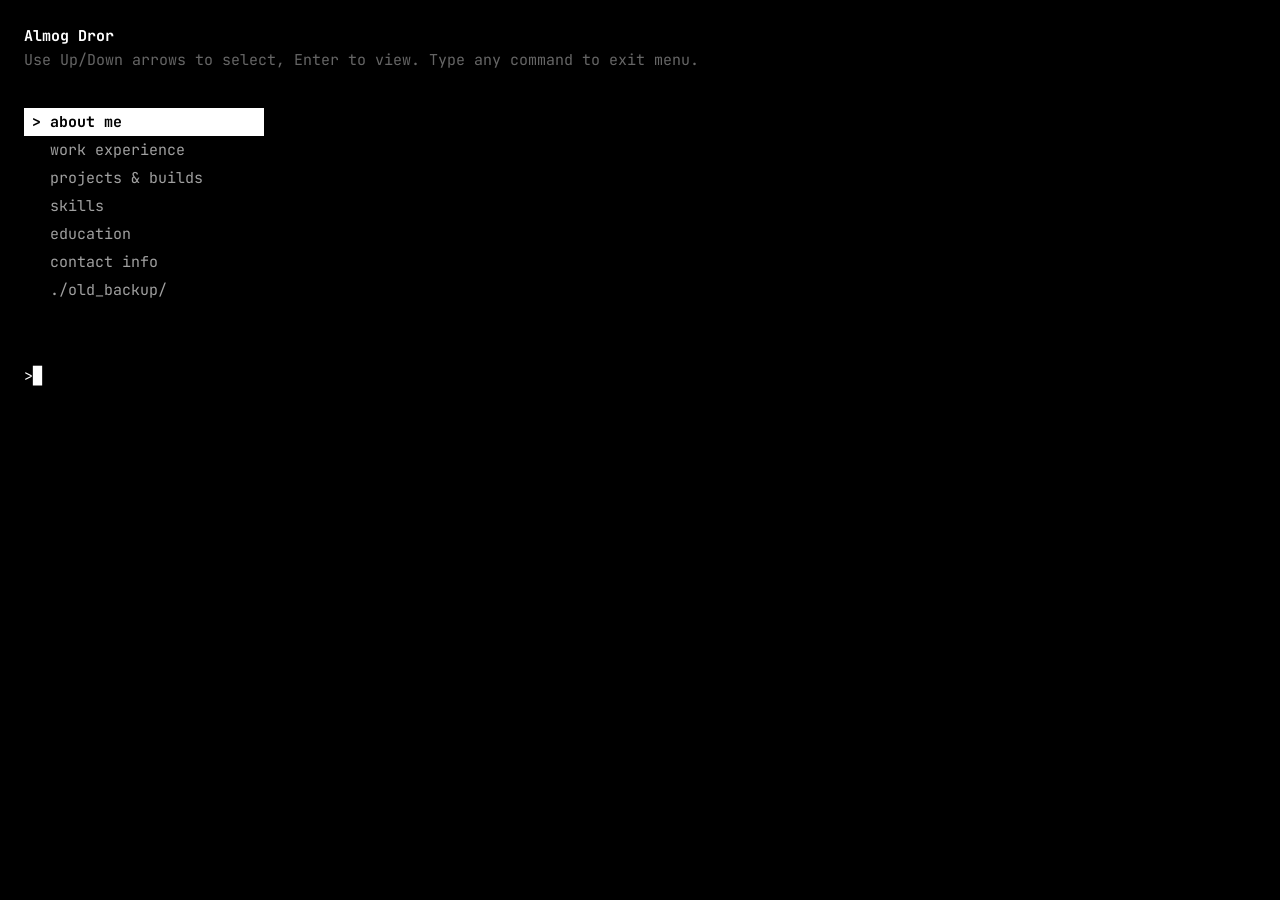
<file: index.html>
<!DOCTYPE html>
<html lang="en">
<head>
  <meta charset="UTF-8">
  <meta name="viewport" content="width=device-width, initial-scale=1.0">
  <title>Almog Dror</title>
  <link rel="preconnect" href="https://fonts.googleapis.com">
  <link href="https://fonts.googleapis.com/css2?family=JetBrains+Mono:wght@400;700&display=swap" rel="stylesheet">
  <link rel="stylesheet" href="css/terminal.css">
  <link rel="stylesheet" href="css/games.css">
</head>
<body>
  <div id="terminal">
    <div id="output"></div>
    <div id="input-line">
      <span id="prompt">&gt; </span>
      <span id="typed-input"></span><span id="cursor">█</span>
      <input type="text" id="cmd-input" autofocus autocomplete="off" autocorrect="off" autocapitalize="off" spellcheck="false">
    </div>
  </div>

  <div id="game-overlay">
    <div id="game-window">
      <div id="game-titlebar"><span id="game-title-text"></span><button id="game-quit-btn">[q] quit</button></div>
      <div id="game-infobar"></div>
      <div id="game-main-content">
        <canvas id="game-canvas"></canvas>
        <canvas id="tetris-next" style="display:none;"></canvas>
      </div>
      <div id="game-footer"></div>
    </div>
  </div>

  <script src="js/effects.js"></script>
  <script src="js/commands.js"></script>
  <script src="js/games/snake.js"></script>
  <script src="js/games/tetris.js"></script>
  <script src="js/games/minesweeper.js"></script>
  <script src="js/games.js"></script>
  <script src="js/terminal.js"></script>
</body>
</html>
</file>
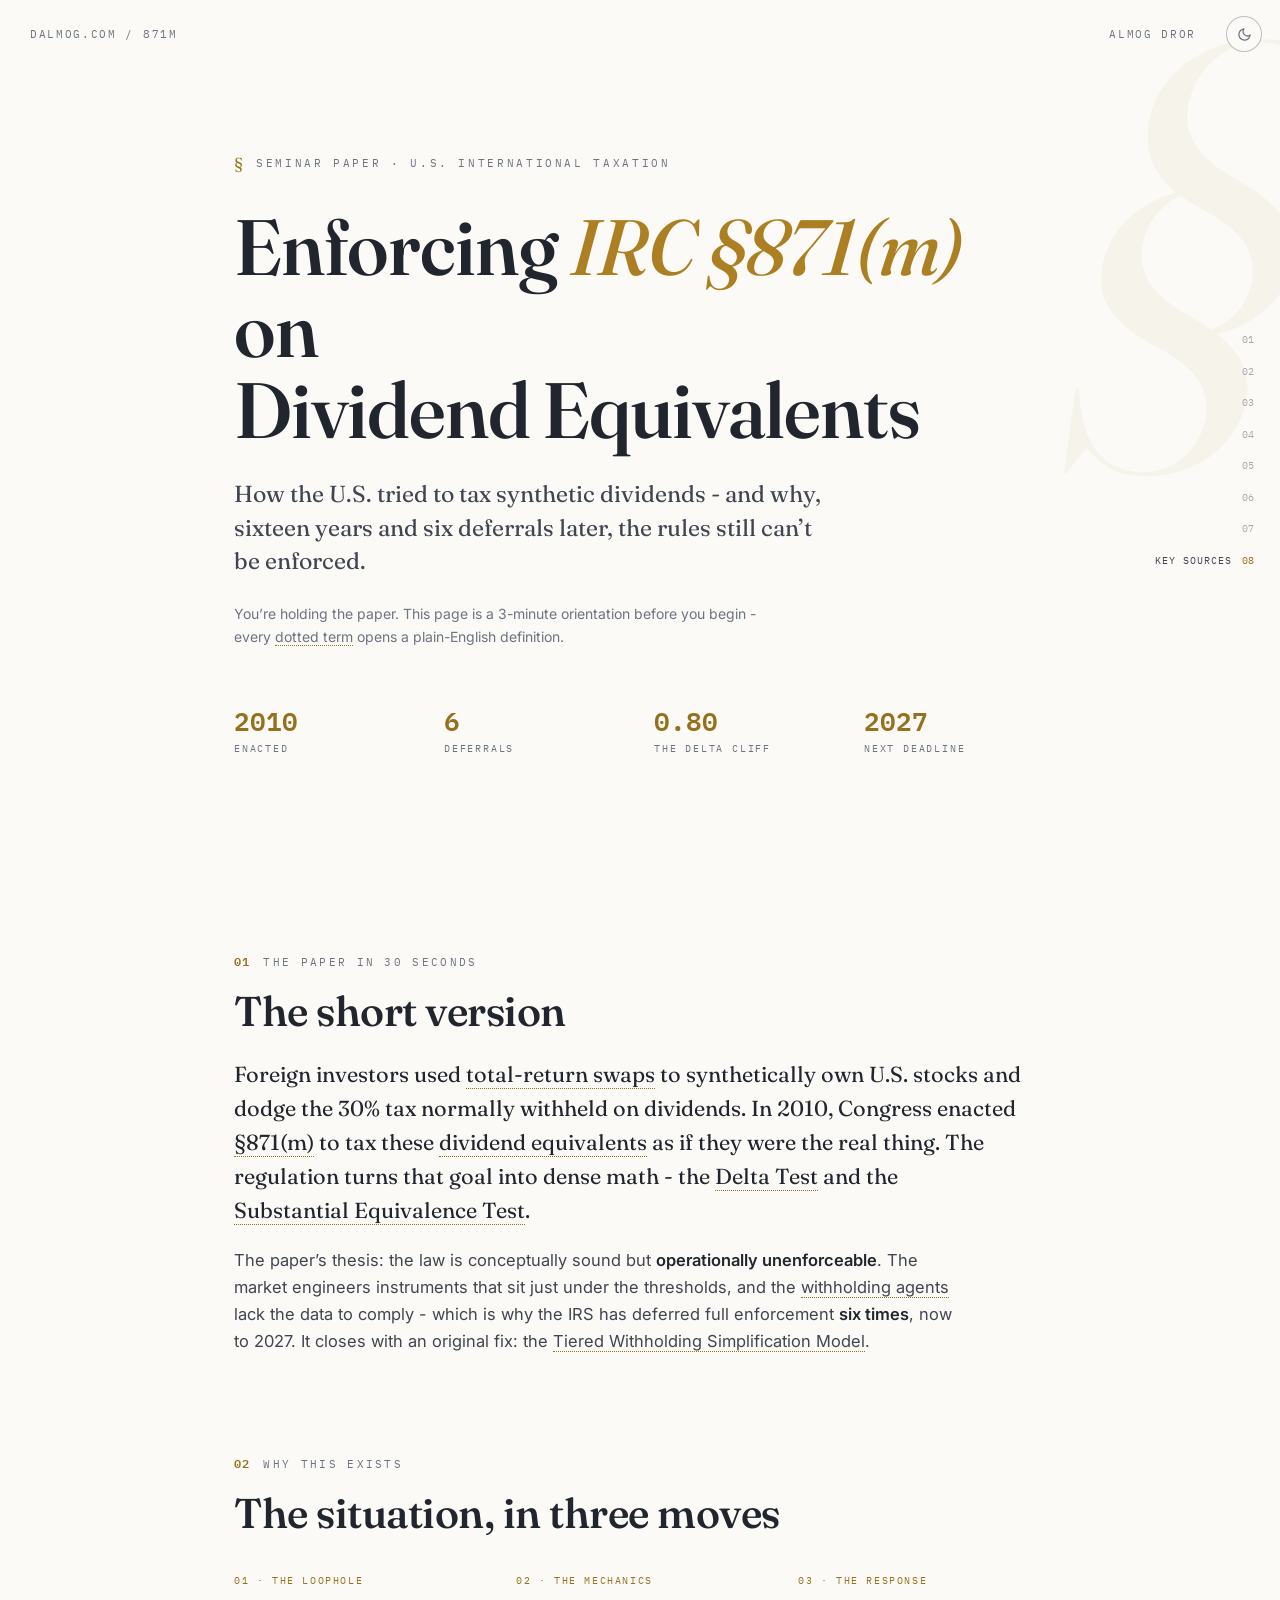
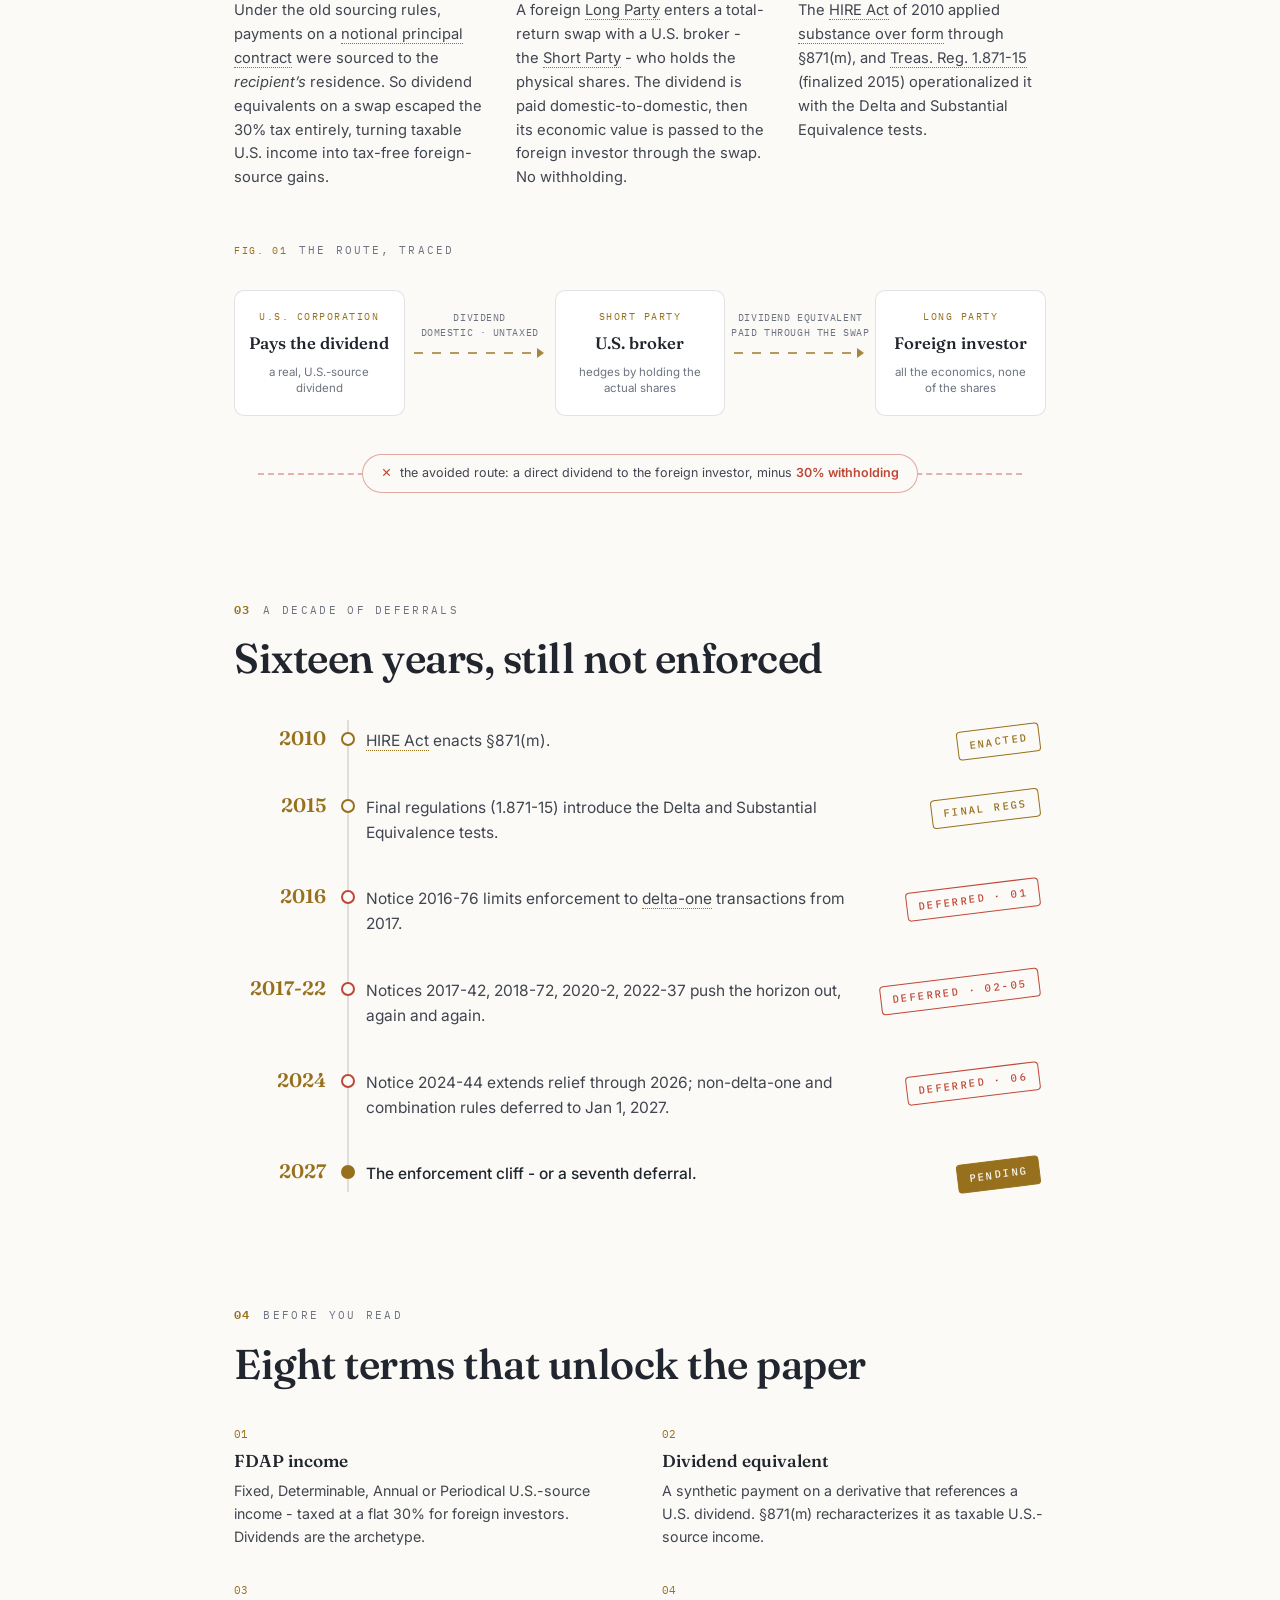
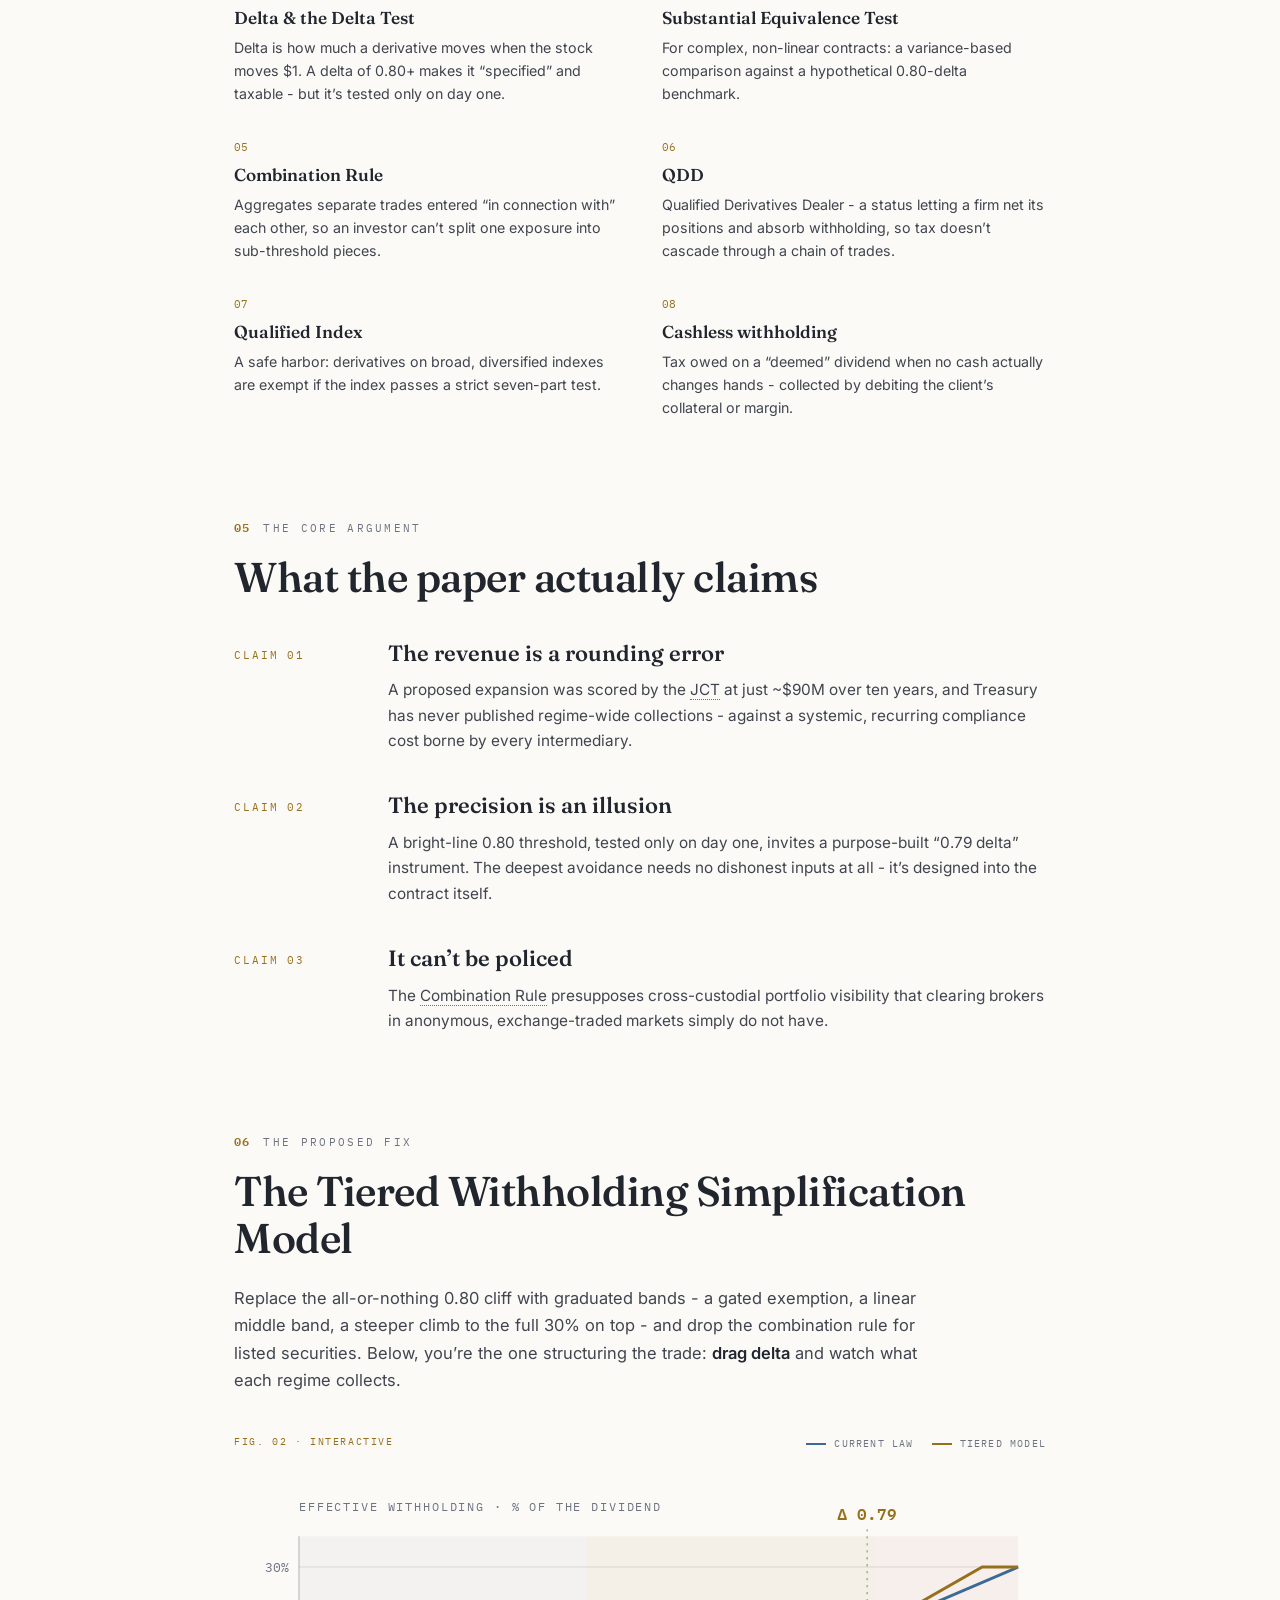
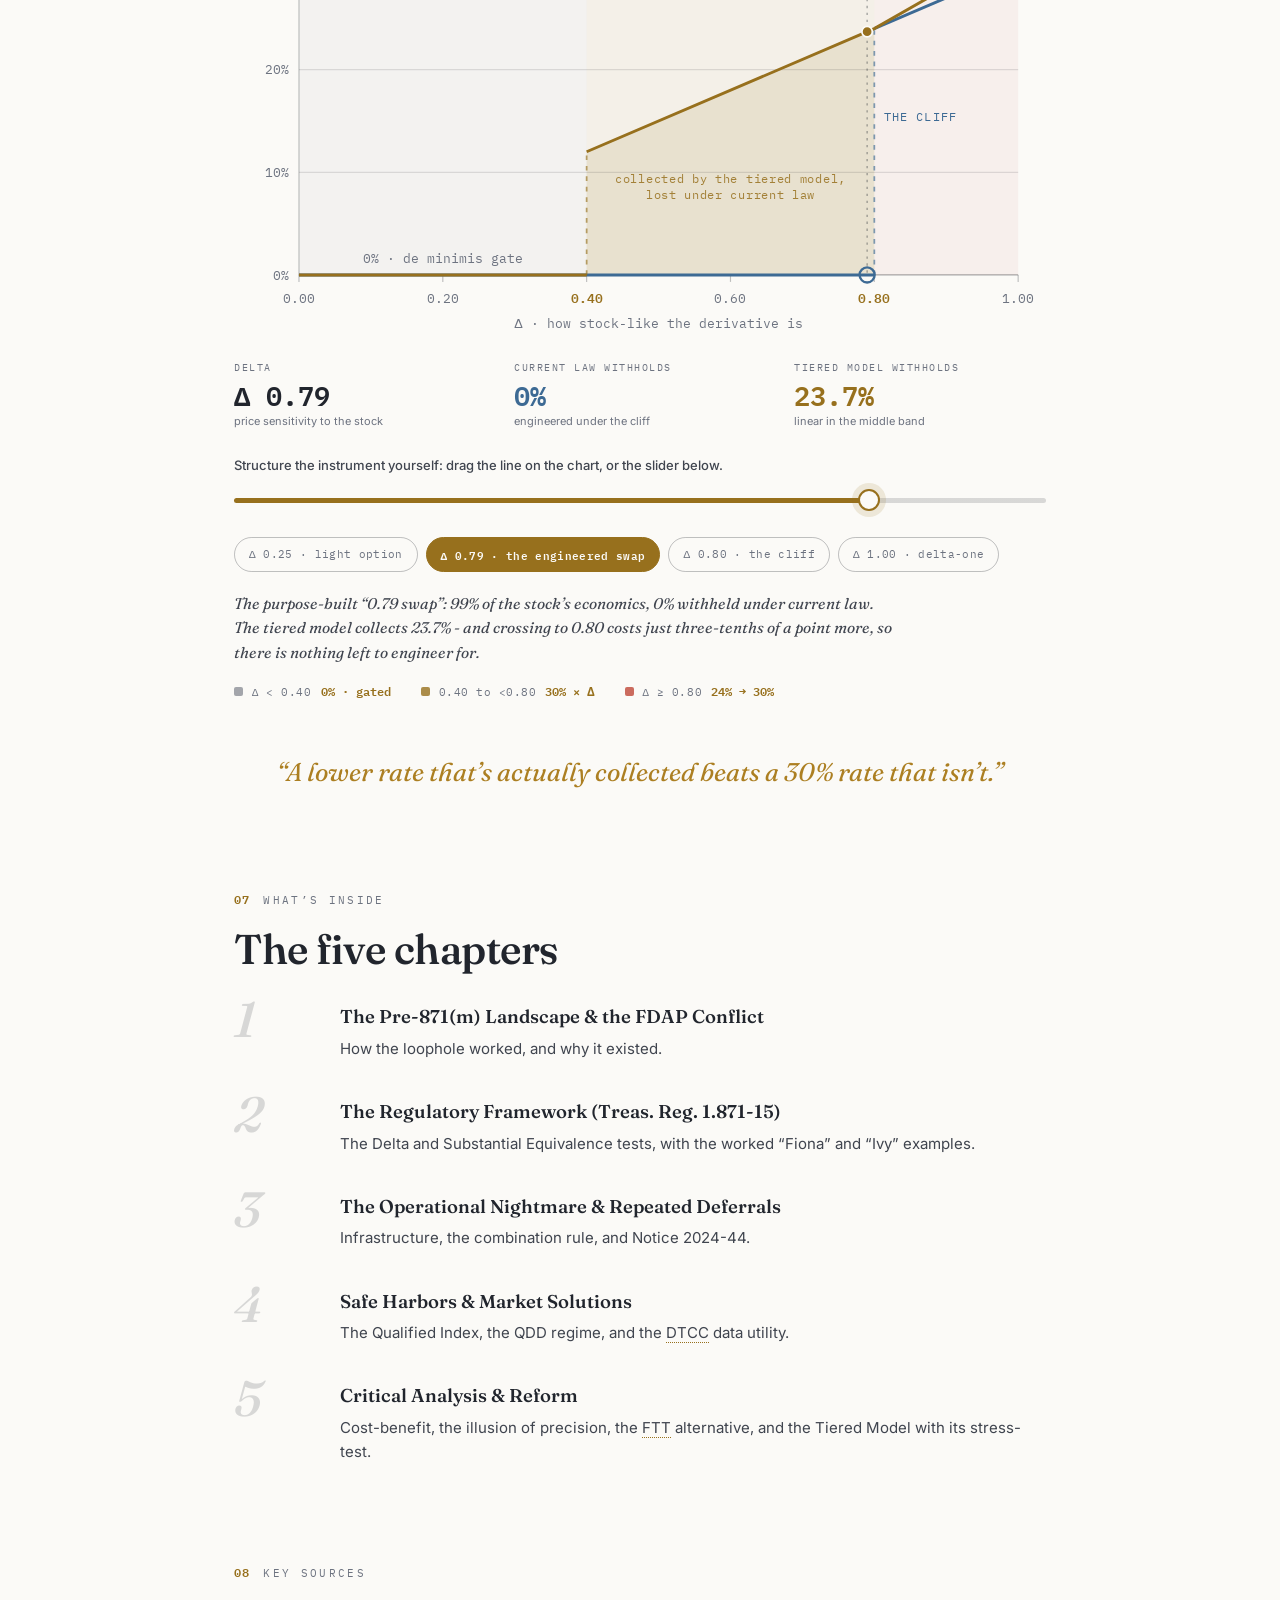
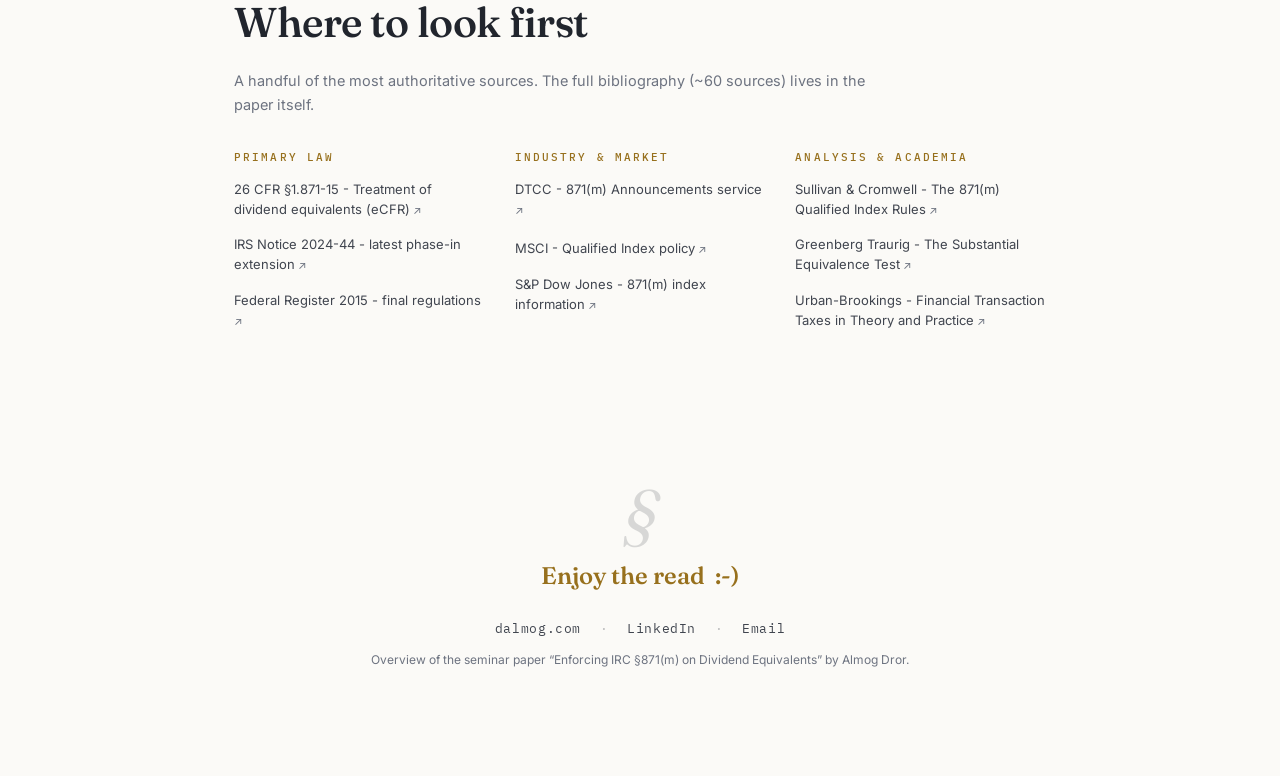
<file: 871m/index.html>
<!DOCTYPE html>
<html lang="en">
<head>
  <meta charset="UTF-8">
  <meta name="viewport" content="width=device-width, initial-scale=1.0">
  <title>IRC §871(m) on Dividend Equivalents - A 3-minute overview | Almog Dror</title>
  <meta name="description" content="A quick orientation to Almog Dror's seminar paper on enforcing IRC §871(m): how the U.S. tried to tax synthetic dividends, why the rules keep getting deferred, and the reform the paper proposes.">
  <meta name="author" content="Almog Dror">
  <meta name="robots" content="noindex, follow">

  <!-- Social / link preview -->
  <meta property="og:type" content="article">
  <meta property="og:title" content="Enforcing IRC §871(m) on Dividend Equivalents">
  <meta property="og:description" content="A 3-minute orientation before you read the paper: the loophole, the math, the decade of deferrals, and a proposed fix.">
  <meta property="og:url" content="https://dalmog.com/871m">
  <meta property="og:image" content="https://dalmog.com/871m/og-image.png">
  <meta name="twitter:card" content="summary_large_image">
  <meta name="twitter:title" content="Enforcing IRC §871(m) on Dividend Equivalents">
  <meta name="twitter:description" content="A 3-minute orientation before you read the paper.">
  <meta name="twitter:image" content="https://dalmog.com/871m/og-image.png">

  <link rel="icon" href="data:image/svg+xml,%3Csvg%20xmlns='http://www.w3.org/2000/svg'%20viewBox='0%200%2064%2064'%3E%3Crect%20width='64'%20height='64'%20rx='12'%20fill='%230A0E15'/%3E%3Ctext%20x='32'%20y='46'%20font-family='Georgia,serif'%20font-size='40'%20fill='%23D9A75E'%20text-anchor='middle'%3E%C2%A7%3C/text%3E%3C/svg%3E">

  <script>try{if(localStorage.getItem('871m-theme')==='dark'){document.documentElement.setAttribute('data-theme','dark')}}catch(e){}</script>

  <link rel="preconnect" href="https://fonts.googleapis.com">
  <link rel="preconnect" href="https://fonts.gstatic.com" crossorigin>
  <link href="https://fonts.googleapis.com/css2?family=Fraunces:ital,opsz,wght@0,9..144,400;0,9..144,500;0,9..144,600;1,9..144,400;1,9..144,500&family=Inter:wght@400;500;600&family=IBM+Plex+Mono:wght@400;500;600&display=swap" rel="stylesheet">
  <link rel="stylesheet" href="/871m/style.css?v=20260710c">
  <noscript>
    <style>
      .reveal { opacity: 1 !important; transform: none !important; }
      .model-chart, .model-panel, .model-controls, .model-verdict, .model-legend { display: none !important; }
      .timeline::before { transform: none !important; }
      .tl-stamp { opacity: 1 !important; }
    </style>
  </noscript>
</head>
<body>

  <div id="progress" aria-hidden="true"></div>

  <button id="theme-toggle" type="button" aria-label="Switch to dark theme">
    <svg class="icon-moon" width="15" height="15" viewBox="0 0 24 24" fill="none" stroke="currentColor" stroke-width="2" stroke-linecap="round" stroke-linejoin="round" aria-hidden="true"><path d="M21 12.79A9 9 0 1 1 11.21 3 7 7 0 0 0 21 12.79z"/></svg>
    <svg class="icon-sun" width="15" height="15" viewBox="0 0 24 24" fill="none" stroke="currentColor" stroke-width="2" stroke-linecap="round" stroke-linejoin="round" aria-hidden="true"><circle cx="12" cy="12" r="4"/><path d="M12 2v2M12 20v2M4.93 4.93l1.41 1.41M17.66 17.66l1.41 1.41M2 12h2M20 12h2M6.34 17.66l-1.41 1.41M19.07 4.93l-1.41 1.41"/></svg>
  </button>

  <nav class="rail" aria-label="Sections">
    <a href="#tldr"><span class="rail-num">01</span><span class="rail-label">The short version</span></a>
    <a href="#loophole"><span class="rail-num">02</span><span class="rail-label">The loophole</span></a>
    <a href="#deferrals"><span class="rail-num">03</span><span class="rail-label">A decade of deferrals</span></a>
    <a href="#concepts"><span class="rail-num">04</span><span class="rail-label">Eight terms</span></a>
    <a href="#argument"><span class="rail-num">05</span><span class="rail-label">The core argument</span></a>
    <a href="#fix"><span class="rail-num">06</span><span class="rail-label">The proposed fix</span></a>
    <a href="#chapters"><span class="rail-num">07</span><span class="rail-label">The five chapters</span></a>
    <a href="#sources"><span class="rail-num">08</span><span class="rail-label">Key sources</span></a>
  </nav>

  <!-- ============================ HERO ============================ -->
  <header class="hero" id="top">
    <div class="hero-frame" aria-hidden="true">
      <span>dalmog.com / 871m</span>
      <span>Almog Dror</span>
    </div>

    <div class="hero-inner">
      <p class="eyebrow"><span class="eyebrow-mark">§</span>Seminar paper · U.S. international taxation</p>
      <h1>Enforcing <span class="h1-accent">IRC&nbsp;§871(m)</span> on Dividend&nbsp;Equivalents</h1>
      <p class="hook">How the U.S. tried to tax synthetic dividends - and why, sixteen years and six deferrals later, the rules still can&rsquo;t be enforced.</p>
      <p class="orient">You&rsquo;re holding the paper. This page is a 3-minute orientation before you begin - every <span class="term" data-def="Exactly like this. Tap or hover any dotted term for a plain-English definition.">dotted term</span> opens a plain-English definition.</p>

      <div class="hero-stats" id="hero-stats">
        <div class="stat"><span class="stat-num" data-count="2010" data-from="1984">2010</span><span class="stat-label">enacted</span></div>
        <div class="stat"><span class="stat-num" data-count="6">6</span><span class="stat-label">deferrals</span></div>
        <div class="stat"><span class="stat-num" data-count="0.80" data-decimals="2">0.80</span><span class="stat-label">the delta cliff</span></div>
        <div class="stat"><span class="stat-num" data-count="2027" data-from="2001">2027</span><span class="stat-label">next deadline</span></div>
      </div>
    </div>
  </header>

  <main>

    <!-- ============================ 01 TL;DR ============================ -->
    <section class="sec reveal" id="tldr" aria-labelledby="tldr-h">
      <div class="sec-head">
        <span class="sec-num">01</span>
        <span class="sec-label">The paper in 30 seconds</span>      </div>
      <h2 id="tldr-h">The short version</h2>
      <p class="lead">
        Foreign investors used <span class="term" data-def="A contract where one side gets all the economic return of a stock - its price moves and its dividends - without ever owning the shares.">total-return swaps</span> to synthetically own U.S. stocks and dodge the 30% tax normally withheld on dividends. In 2010, Congress enacted <span class="term" data-def="The 2010 U.S. tax provision that treats a derivative's 'dividend-equivalent' payments as if they were real U.S. dividends.">§871(m)</span> to tax these <span class="term" data-def="A payment on a derivative that mirrors a U.S. dividend. §871(m) recharacterizes it as taxable U.S.-source income.">dividend equivalents</span> as if they were the real thing. The regulation turns that goal into dense math - the <span class="term" data-def="Checks a derivative's delta (price sensitivity to the stock). A delta of 0.80 or higher means it's treated like owning the stock, and is taxed.">Delta&nbsp;Test</span> and the <span class="term" data-def="A variance-based test for complex, non-linear derivatives, comparing them against a hypothetical 0.80-delta contract.">Substantial&nbsp;Equivalence&nbsp;Test</span>.
      </p>
      <p>
        The paper&rsquo;s thesis: the law is conceptually sound but <strong>operationally unenforceable</strong>. The market engineers instruments that sit just under the thresholds, and the <span class="term" data-def="The banks and brokers legally responsible for deducting the tax before paying the investor.">withholding agents</span> lack the data to comply - which is why the IRS has deferred full enforcement <strong>six times</strong>, now to 2027. It closes with an original fix: the <span class="term" data-def="The paper's proposed solution - graduated tax bands based on delta, instead of an all-or-nothing 0.80 cliff.">Tiered&nbsp;Withholding&nbsp;Simplification&nbsp;Model</span>.
      </p>
    </section>

    <!-- ============================ 02 LOOPHOLE ============================ -->
    <section class="sec reveal" id="loophole" aria-labelledby="loophole-h">
      <div class="sec-head">
        <span class="sec-num">02</span>
        <span class="sec-label">Why this exists</span>      </div>
      <h2 id="loophole-h">The situation, in three moves</h2>

      <div class="moves stagger">
        <div class="move">
          <span class="move-tag">01 · The loophole</span>
          <p>Under the old sourcing rules, payments on a <span class="term" data-def="A category of derivative - such as an equity swap - whose payments are calculated on a notional amount rather than by owning the asset.">notional principal contract</span> were sourced to the <em>recipient&rsquo;s</em> residence. So dividend equivalents on a swap escaped the 30% tax entirely, turning taxable U.S. income into tax-free foreign-source gains.</p>
        </div>
        <div class="move">
          <span class="move-tag">02 · The mechanics</span>
          <p>A foreign <span class="term" data-def="The investor who receives the derivative's upside and any dividend-equivalent payments.">Long&nbsp;Party</span> enters a total-return swap with a U.S. broker - the <span class="term" data-def="The bank or broker on the other side, who makes the payments and typically hedges by holding the actual shares.">Short&nbsp;Party</span> - who holds the physical shares. The dividend is paid domestic-to-domestic, then its economic value is passed to the foreign investor through the swap. No withholding.</p>
        </div>
        <div class="move">
          <span class="move-tag">03 · The response</span>
          <p>The <span class="term" data-def="The Hiring Incentives to Restore Employment Act of 2010, which enacted §871(m).">HIRE&nbsp;Act</span> of 2010 applied <span class="term" data-def="A tax doctrine: what a deal actually does economically matters more than how it is labeled.">substance over form</span> through §871(m), and <span class="term" data-def="The 2015 Treasury regulation that spells out, in detail, how §871(m) actually works.">Treas.&nbsp;Reg.&nbsp;1.871-15</span> (finalized 2015) operationalized it with the Delta and Substantial Equivalence tests.</p>
        </div>
      </div>

      <figure class="swap reveal" id="swap" aria-label="Diagram: the dividend travels from a U.S. corporation to a U.S. broker, then on to the foreign investor through a swap, avoiding the direct route where 30% would be withheld.">
        <figcaption class="swap-cap"><span class="mono-tag">fig. 01</span> the route, traced</figcaption>
        <div class="swap-route">
          <div class="swap-node">
            <span class="sn-tag">U.S. corporation</span>
            <span class="sn-name">Pays the dividend</span>
            <span class="sn-sub">a real, U.S.-source dividend</span>
          </div>
          <div class="swap-flow" aria-hidden="true">
            <span class="sf-label">dividend<br>domestic · untaxed</span>
          </div>
          <div class="swap-node">
            <span class="sn-tag">Short Party</span>
            <span class="sn-name">U.S. broker</span>
            <span class="sn-sub">hedges by holding the actual shares</span>
          </div>
          <div class="swap-flow" aria-hidden="true">
            <span class="sf-label">dividend equivalent<br>paid through the swap</span>
          </div>
          <div class="swap-node">
            <span class="sn-tag">Long Party</span>
            <span class="sn-name">Foreign investor</span>
            <span class="sn-sub">all the economics, none of the shares</span>
          </div>
        </div>
        <div class="swap-blocked">
          <span class="sb-chip"><span class="sb-x">✕</span> the avoided route: a direct dividend to the foreign investor, minus <strong>30% withholding</strong></span>
        </div>
      </figure>
    </section>

    <!-- ============================ 03 TIMELINE ============================ -->
    <section class="sec" id="deferrals" aria-labelledby="deferrals-h">
      <div class="sec-head reveal">
        <span class="sec-num">03</span>
        <span class="sec-label">A decade of deferrals</span>      </div>
      <h2 class="reveal" id="deferrals-h">Sixteen years, still not enforced</h2>

      <ol class="timeline" id="timeline">
        <li class="tl-item reveal">
          <span class="tl-year">2010</span>
          <span class="tl-body"><span class="term" data-def="The Hiring Incentives to Restore Employment Act of 2010.">HIRE&nbsp;Act</span> enacts §871(m).</span>
          <span class="tl-stamp tl-stamp--gold">Enacted</span>
        </li>
        <li class="tl-item reveal">
          <span class="tl-year">2015</span>
          <span class="tl-body">Final regulations (1.871-15) introduce the Delta and Substantial Equivalence tests.</span>
          <span class="tl-stamp tl-stamp--gold">Final regs</span>
        </li>
        <li class="tl-item tl-defer reveal">
          <span class="tl-year">2016</span>
          <span class="tl-body">Notice 2016-76 limits enforcement to <span class="term" data-def="A derivative that moves one-for-one with the stock (delta = 1.0) - the most stock-like, and the only type currently enforced.">delta-one</span> transactions from 2017.</span>
          <span class="tl-stamp">Deferred · 01</span>
        </li>
        <li class="tl-item tl-defer reveal">
          <span class="tl-year">2017-22</span>
          <span class="tl-body">Notices 2017-42, 2018-72, 2020-2, 2022-37 push the horizon out, again and again.</span>
          <span class="tl-stamp">Deferred · 02-05</span>
        </li>
        <li class="tl-item tl-defer reveal">
          <span class="tl-year">2024</span>
          <span class="tl-body">Notice 2024-44 extends relief through 2026; non-delta-one and combination rules deferred to Jan&nbsp;1,&nbsp;2027.</span>
          <span class="tl-stamp">Deferred · 06</span>
        </li>
        <li class="tl-item tl-cliff reveal">
          <span class="tl-year">2027</span>
          <span class="tl-body">The enforcement cliff - or a seventh deferral.</span>
          <span class="tl-stamp tl-stamp--cliff">Pending</span>
        </li>
      </ol>
    </section>

    <!-- ============================ 04 CONCEPTS ============================ -->
    <section class="sec" id="concepts" aria-labelledby="concepts-h">
      <div class="sec-head reveal">
        <span class="sec-num">04</span>
        <span class="sec-label">Before you read</span>      </div>
      <h2 class="reveal" id="concepts-h">Eight terms that unlock the paper</h2>

      <div class="cards stagger">
        <div class="card"><span class="card-idx">01</span><h3>FDAP income</h3><p>Fixed, Determinable, Annual or Periodical U.S.-source income - taxed at a flat 30% for foreign investors. Dividends are the archetype.</p></div>
        <div class="card"><span class="card-idx">02</span><h3>Dividend equivalent</h3><p>A synthetic payment on a derivative that references a U.S. dividend. §871(m) recharacterizes it as taxable U.S.-source income.</p></div>
        <div class="card"><span class="card-idx">03</span><h3>Delta &amp; the Delta Test</h3><p>Delta is how much a derivative moves when the stock moves $1. A delta of 0.80+ makes it &ldquo;specified&rdquo; and taxable - but it&rsquo;s tested only on day one.</p></div>
        <div class="card"><span class="card-idx">04</span><h3>Substantial Equivalence Test</h3><p>For complex, non-linear contracts: a variance-based comparison against a hypothetical 0.80-delta benchmark.</p></div>
        <div class="card"><span class="card-idx">05</span><h3>Combination Rule</h3><p>Aggregates separate trades entered &ldquo;in connection with&rdquo; each other, so an investor can&rsquo;t split one exposure into sub-threshold pieces.</p></div>
        <div class="card"><span class="card-idx">06</span><h3>QDD</h3><p>Qualified Derivatives Dealer - a status letting a firm net its positions and absorb withholding, so tax doesn&rsquo;t cascade through a chain of trades.</p></div>
        <div class="card"><span class="card-idx">07</span><h3>Qualified Index</h3><p>A safe harbor: derivatives on broad, diversified indexes are exempt if the index passes a strict seven-part test.</p></div>
        <div class="card"><span class="card-idx">08</span><h3>Cashless withholding</h3><p>Tax owed on a &ldquo;deemed&rdquo; dividend when no cash actually changes hands - collected by debiting the client&rsquo;s collateral or margin.</p></div>
      </div>
    </section>

    <!-- ============================ 05 ARGUMENT ============================ -->
    <section class="sec" id="argument" aria-labelledby="argument-h">
      <div class="sec-head reveal">
        <span class="sec-num">05</span>
        <span class="sec-label">The core argument</span>      </div>
      <h2 class="reveal" id="argument-h">What the paper actually claims</h2>

      <div class="claims stagger">
        <div class="claim">
          <span class="claim-idx">Claim 01</span>
          <div class="claim-body">
            <h3>The revenue is a rounding error</h3>
            <p>A proposed expansion was scored by the <span class="term" data-def="Joint Committee on Taxation - Congress's nonpartisan tax scorekeeper.">JCT</span> at just ~$90M over ten years, and Treasury has never published regime-wide collections - against a systemic, recurring compliance cost borne by every intermediary.</p>
          </div>
        </div>
        <div class="claim">
          <span class="claim-idx">Claim 02</span>
          <div class="claim-body">
            <h3>The precision is an illusion</h3>
            <p>A bright-line 0.80 threshold, tested only on day one, invites a purpose-built &ldquo;0.79 delta&rdquo; instrument. The deepest avoidance needs no dishonest inputs at all - it&rsquo;s designed into the contract itself.</p>
          </div>
        </div>
        <div class="claim">
          <span class="claim-idx">Claim 03</span>
          <div class="claim-body">
            <h3>It can&rsquo;t be policed</h3>
            <p>The <span class="term" data-def="Aggregates separate trades entered 'in connection with' each other so investors can't split one exposure into sub-threshold pieces.">Combination Rule</span> presupposes cross-custodial portfolio visibility that clearing brokers in anonymous, exchange-traded markets simply do not have.</p>
          </div>
        </div>
      </div>
    </section>

    <!-- ============================ 06 THE FIX ============================ -->
    <section class="sec" id="fix" aria-labelledby="fix-h">
      <div class="sec-head reveal">
        <span class="sec-num">06</span>
        <span class="sec-label">The proposed fix</span>      </div>
      <h2 class="reveal" id="fix-h">The Tiered Withholding Simplification Model</h2>
      <p class="reveal">Replace the all-or-nothing 0.80 cliff with graduated bands - a gated exemption, a linear middle band, a steeper climb to the full 30% on top - and drop the combination rule for listed securities. Below, you&rsquo;re the one structuring the trade: <strong>drag delta</strong> and watch what each regime collects.</p>

      <div class="model reveal" id="model">
        <div class="model-head">
          <span class="mono-tag mono-tag--gold">fig. 02 · interactive</span>
          <div class="model-legend" aria-hidden="true">
            <span class="lg lg--law"><i></i>current law</span>
            <span class="lg lg--tier"><i></i>tiered model</span>
          </div>
        </div>

        <div class="model-grid">
          <div class="model-chart" id="model-chart" aria-hidden="true"></div>

          <div class="model-panel">
            <div class="readout readout--delta">
              <span class="ro-label">delta</span>
              <span class="ro-value"><span aria-hidden="true">Δ&nbsp;</span><span id="ro-delta">0.79</span></span>
              <span class="ro-sub">price sensitivity to the stock</span>
            </div>
            <div class="readout readout--law">
              <span class="ro-label">current law withholds</span>
              <span class="ro-value" id="ro-law">0%</span>
              <span class="ro-sub" id="ro-law-sub">tested once, on day one</span>
            </div>
            <div class="readout readout--tier">
              <span class="ro-label">tiered model withholds</span>
              <span class="ro-value" id="ro-tier">23.7%</span>
              <span class="ro-sub">linear in the middle band</span>
            </div>
          </div>
        </div>

        <div class="model-controls">
          <label class="slider-label" for="delta-slider">Structure the instrument yourself: drag the line on the chart, or the slider below.</label>
          <input type="range" id="delta-slider" min="0" max="100" step="1" value="79" aria-label="Delta of the derivative, from 0.00 to 1.00">
          <div class="model-presets" role="group" aria-label="Example instruments">
            <button type="button" data-delta="25">Δ 0.25 · light option</button>
            <button type="button" data-delta="79" class="active">Δ 0.79 · the engineered swap</button>
            <button type="button" data-delta="80">Δ 0.80 · the cliff</button>
            <button type="button" data-delta="100">Δ 1.00 · delta-one</button>
          </div>
        </div>

        <p class="model-verdict" id="model-verdict" aria-live="polite"></p>

        <div class="bands" aria-label="The three bands of the tiered model">
          <div class="band"><span class="band-delta">Δ &lt; 0.40</span><span class="band-rate">0% · gated</span></div>
          <div class="band"><span class="band-delta">0.40 to &lt;0.80</span><span class="band-rate">30% × Δ</span></div>
          <div class="band"><span class="band-delta">Δ ≥ 0.80</span><span class="band-rate">24% → 30%</span></div>
        </div>
      </div>

      <p class="kicker reveal">&ldquo;A lower rate that&rsquo;s actually collected beats a 30% rate that isn&rsquo;t.&rdquo;</p>
    </section>

    <!-- ============================ 07 CHAPTERS ============================ -->
    <section class="sec" id="chapters" aria-labelledby="chapters-h">
      <div class="sec-head reveal">
        <span class="sec-num">07</span>
        <span class="sec-label">What&rsquo;s inside</span>      </div>
      <h2 class="reveal" id="chapters-h">The five chapters</h2>

      <ol class="chapters stagger">
        <li>
          <span class="ch-num">1</span>
          <span class="ch-body"><strong>The Pre-871(m) Landscape &amp; the FDAP Conflict</strong>How the loophole worked, and why it existed.</span>
        </li>
        <li>
          <span class="ch-num">2</span>
          <span class="ch-body"><strong>The Regulatory Framework (Treas. Reg. 1.871-15)</strong>The Delta and Substantial Equivalence tests, with the worked &ldquo;Fiona&rdquo; and &ldquo;Ivy&rdquo; examples.</span>
        </li>
        <li>
          <span class="ch-num">3</span>
          <span class="ch-body"><strong>The Operational Nightmare &amp; Repeated Deferrals</strong>Infrastructure, the combination rule, and Notice 2024-44.</span>
        </li>
        <li>
          <span class="ch-num">4</span>
          <span class="ch-body"><strong>Safe Harbors &amp; Market Solutions</strong>The Qualified Index, the QDD regime, and the <span class="term" data-def="Depository Trust &amp; Clearing Corporation - the core post-trade plumbing for U.S. securities; it built a utility to standardize 871(m) data.">DTCC</span> data utility.</span>
        </li>
        <li>
          <span class="ch-num">5</span>
          <span class="ch-body"><strong>Critical Analysis &amp; Reform</strong>Cost-benefit, the illusion of precision, the <span class="term" data-def="Financial Transaction Tax - a tiny levy on every trade, floated as a simpler alternative.">FTT</span> alternative, and the Tiered Model with its stress-test.</span>
        </li>
      </ol>
    </section>

    <!-- ============================ 08 SOURCES ============================ -->
    <section class="sec" id="sources" aria-labelledby="sources-h">
      <div class="sec-head reveal">
        <span class="sec-num">08</span>
        <span class="sec-label">Key sources</span>      </div>
      <h2 class="reveal" id="sources-h">Where to look first</h2>
      <p class="sources-intro reveal">A handful of the most authoritative sources. The full bibliography (~60 sources) lives in the paper itself.</p>

      <div class="source-grid stagger">
        <div class="source-group">
          <h3>Primary law</h3>
          <ul>
            <li><a href="https://www.ecfr.gov/current/title-26/chapter-I/subchapter-A/part-1/subject-group-ECFR13be67b7d68fc09/section-1.871-15" target="_blank" rel="noopener">26 CFR §1.871-15 - Treatment of dividend equivalents (eCFR)</a></li>
            <li><a href="https://www.irs.gov/pub/irs-drop/n-24-44.pdf" target="_blank" rel="noopener">IRS Notice 2024-44 - latest phase-in extension</a></li>
            <li><a href="https://www.federalregister.gov/documents/2015/09/18/2015-21759/dividend-equivalents-from-sources-within-the-united-states" target="_blank" rel="noopener">Federal Register 2015 - final regulations</a></li>
          </ul>
        </div>
        <div class="source-group">
          <h3>Industry &amp; market</h3>
          <ul>
            <li><a href="https://www.dtcc.com/asset-services/global-tax-services/871m-announcements" target="_blank" rel="noopener">DTCC - 871(m) Announcements service</a></li>
            <li><a href="https://www.msci.com/downloads/web/msci-com/indexes/index-resources/additional-regulations/IRS-871M.pdf" target="_blank" rel="noopener">MSCI - Qualified Index policy</a></li>
            <li><a href="https://www.spglobal.com/spdji/en/documents/additional-material/sp-section-871m-index-information-equity-indices.pdf" target="_blank" rel="noopener">S&amp;P Dow Jones - 871(m) index information</a></li>
          </ul>
        </div>
        <div class="source-group">
          <h3>Analysis &amp; academia</h3>
          <ul>
            <li><a href="https://www.sullcrom.com/SullivanCromwell/_Assets/PDFs/General/Publication-Hochberg-The-Tax-Lawyer-2018.pdf" target="_blank" rel="noopener">Sullivan &amp; Cromwell - The 871(m) Qualified Index Rules</a></li>
            <li><a href="https://www.gtlaw.com/-/media/files/insights/published-articles/024204_journal-of-taxation-of-financial-products-john-kaufmann.pdf" target="_blank" rel="noopener">Greenberg Traurig - The Substantial Equivalence Test</a></li>
            <li><a href="https://www.urban.org/sites/default/files/publication/78181/2000634-financial-transaction-taxes-in-theory-and-practice.pdf" target="_blank" rel="noopener">Urban-Brookings - Financial Transaction Taxes in Theory and Practice</a></li>
          </ul>
        </div>
      </div>
    </section>

    <!-- ============================ FOOTER ============================ -->
    <footer class="reveal">
      <p class="footer-mark" aria-hidden="true">§</p>
      <p class="footer-cta">Enjoy the read&nbsp;&nbsp;:-)</p>
      <p class="footer-links">
        <a href="https://dalmog.com" target="_blank" rel="noopener">dalmog.com</a>
        <span class="sep">·</span>
        <a href="https://www.linkedin.com/in/almogdror/" target="_blank" rel="noopener">LinkedIn</a>
        <span class="sep">·</span>
        <a href="mailto:dalmog123@gmail.com">Email</a>
      </p>
      <p class="footer-fine">Overview of the seminar paper &ldquo;Enforcing IRC §871(m) on Dividend Equivalents&rdquo; by Almog Dror.</p>
    </footer>

  </main>

  <!-- Tooltip popover element (single, reused) -->
  <div id="tip" role="tooltip" aria-hidden="true"></div>

  <script src="/871m/script.js?v=20260710e"></script>
</body>
</html>
</file>
<file: css/terminal.css>
/* ============================================================
   DEAD SIMPLE TERMINAL
   Pure #000000 black background, white text, blinking block cursor.
   ============================================================ */

@import url('https://fonts.googleapis.com/css2?family=JetBrains+Mono:wght@400;700&display=swap');

* {
  box-sizing: border-box;
  margin: 0;
  padding: 0;
}

html, body {
  width: 100%;
  height: 100%;
  background-color: #000000;
  color: #e0e0e0;
  font-family: 'JetBrains Mono', 'Consolas', 'Courier New', monospace;
  font-size: 15px;
  line-height: 1.6;
  overflow: hidden;
}

#terminal {
  width: 100%;
  height: 100%;
  padding: 24px;
  overflow-y: auto;
  outline: none;
}

#terminal::-webkit-scrollbar { width: 6px; }
#terminal::-webkit-scrollbar-track { background: #000000; }
#terminal::-webkit-scrollbar-thumb { background: #222222; }

#output {
  white-space: pre-wrap;
  word-break: break-word;
}

/* Minimalist TUI Menu Navigation */
.menu-container {
  margin: 12px 0 20px 0;
}

.menu-item {
  display: inline-block;
  min-width: 240px;
  padding: 2px 8px;
  cursor: pointer;
  color: #a0a0a0;
  user-select: none;
  border-radius: 0;
  transition: none;
}

/* Classic CLI inverse selection highlight */
.menu-item.selected,
.menu-item:hover {
  background-color: #ffffff;
  color: #000000;
  font-weight: 700;
}

/* Text elements */
.bold { font-weight: 700; color: #ffffff; }
.dim { color: #666666; }
.white { color: #ffffff; }

/* Input line */
#input-line {
  display: flex;
  align-items: center;
  margin-top: 8px;
}

#prompt {
  color: #ffffff;
  white-space: nowrap;
  user-select: none;
}

#cmd-input {
  background: transparent;
  border: none;
  color: transparent;
  width: 1px;
  opacity: 0;
  padding: 0;
  margin: 0;
  outline: none;
}

#typed-input {
  color: #ffffff;
  white-space: pre;
}

/* Solid white rectangle blinking indicator */
#cursor {
  color: #ffffff;
  animation: blink 1s step-end infinite;
}

@keyframes blink {
  0%, 100% { opacity: 1; }
  50% { opacity: 0; }
}

/* Simple image rendering when requested via command */
.pixel-avatar {
  width: 88px;
  height: 88px;
  image-rendering: pixelated;
  border: 1px solid #333333;
  margin: 12px 0;
  display: block;
}

a {
  color: #ffffff;
  text-decoration: underline;
}
a:hover {
  background-color: #ffffff;
  color: #000000;
  text-decoration: none;
}
</file>
<file: css/games.css>
/* ============================================================
   DEAD SIMPLE GAMES CSS
   Pure #000000 black background, white borders, stark minimalist UI.
   ============================================================ */

#game-overlay {
  position: absolute;
  top: 0; left: 0; right: 0; bottom: 0;
  background: #000000;
  z-index: 1000;
  display: none;
  flex-direction: column;
  align-items: center;
  justify-content: center;
  font-family: 'JetBrains Mono', 'Consolas', monospace;
  padding: 20px;
}
#game-overlay.active { display: flex; }

#game-window {
  display: flex;
  flex-direction: column;
  align-items: center;
  border: 1px solid #ffffff;
  background: #000000;
  padding: 16px;
  max-width: 100%;
}

#game-titlebar {
  display: flex;
  align-items: center;
  justify-content: space-between;
  width: 100%;
  margin-bottom: 12px;
  font-weight: 700;
  color: #ffffff;
}

#game-quit-btn {
  background: #000000;
  border: 1px solid #ffffff;
  color: #ffffff;
  font-family: inherit;
  font-size: 12px;
  padding: 2px 8px;
  cursor: pointer;
}
#game-quit-btn:hover {
  background: #ffffff;
  color: #000000;
}

#game-infobar {
  display: flex;
  justify-content: space-between;
  width: 100%;
  margin-bottom: 12px;
  font-size: 13px;
  color: #aaaaaa;
}

.game-info-item {
  display: flex;
  gap: 8px;
}
.game-info-value { color: #ffffff; font-weight: bold; }

#game-main-content {
  display: flex;
  gap: 16px;
  align-items: flex-start;
}

#game-canvas {
  border: 1px solid #444444;
  background: #000000;
  image-rendering: pixelated;
  display: block;
}

#tetris-next {
  border: 1px solid #444444;
  background: #000000;
}

#game-footer {
  margin-top: 12px;
  font-size: 12px;
  color: #666666;
  text-align: center;
}

/* Minesweeper grid */
.mines-grid {
  display: inline-grid;
  gap: 2px;
  border: 1px solid #444444;
  padding: 8px;
  background: #111111;
}

.mine-cell {
  width: 28px;
  height: 28px;
  display: flex;
  align-items: center;
  justify-content: center;
  font-size: 12px;
  font-weight: bold;
  border: 1px solid #333333;
  background: #000000;
  color: #ffffff;
  cursor: pointer;
  user-select: none;
}
.mine-cell:hover:not(.revealed):not(.flagged) {
  background: #333333;
}
.mine-cell.revealed {
  background: #111111;
  border-color: #222222;
  cursor: default;
}
.mine-cell.flagged { color: #ffffff; }
.mine-cell.mine-hit { background: #ffffff; color: #000000; }
</file>
<file: 871m/style.css>
/* ============================================================
   dalmog.com/871m_v2 - reading primer, redesigned
   Warm paper-white editorial theme by default; optional dark.
   Flat, open layout: whitespace over boxes, ink over chrome.
   Vanilla CSS, no build step.
   ============================================================ */

:root {
  color-scheme: light;
  --bg: #fbfaf7;
  --panel: #ffffff;
  --ink: #21252d;
  --ink-soft: #40454f;
  --muted: #6d7380;
  --gold: #97701d;
  --gold-hi: #ac7f22;
  --red: #bf4737;
  --law: #3d6a94;
  --line: rgba(33, 37, 45, .13);
  --line-strong: rgba(33, 37, 45, .28);
  --ghost: rgba(33, 37, 45, .16);
  --wash: rgba(151, 112, 29, .05);
  --track: rgba(33, 37, 45, .16);
  --halo: rgba(151, 112, 29, .14);
  --zone-gate: rgba(112, 118, 128, .055);
  --zone: rgba(151, 112, 29, .07);
  --zone-hi: rgba(191, 71, 55, .06);
  --lost: rgba(151, 112, 29, .12);
  --marker: rgba(33, 37, 45, .45);
  --on-accent: #fbfaf7;
  --tip-shadow: 0 12px 36px rgba(28, 32, 40, .16);
  --serif: 'Fraunces', Georgia, 'Times New Roman', serif;
  --sans: 'Inter', system-ui, -apple-system, 'Segoe UI', Roboto, sans-serif;
  --mono: 'IBM Plex Mono', ui-monospace, 'Cascadia Mono', Consolas, monospace;
  --maxw: 860px;
  /* custom § cursors: ink for browsing, gold over anything interactive */
  --cur: url("data:image/svg+xml,%3Csvg%20xmlns='http://www.w3.org/2000/svg'%20width='26'%20height='26'%3E%3Ctext%20x='13'%20y='20'%20text-anchor='middle'%20font-family='Georgia,serif'%20font-size='21'%20font-weight='600'%20paint-order='stroke'%20stroke='%23fbfaf7'%20stroke-width='1.4'%20fill='%2321252d'%3E%C2%A7%3C/text%3E%3C/svg%3E") 13 13, auto;
  --cur-hot: url("data:image/svg+xml,%3Csvg%20xmlns='http://www.w3.org/2000/svg'%20width='26'%20height='26'%3E%3Ctext%20x='13'%20y='20'%20text-anchor='middle'%20font-family='Georgia,serif'%20font-size='21'%20font-weight='600'%20font-style='italic'%20transform='rotate(10%2013%2013)'%20paint-order='stroke'%20stroke='%23fbfaf7'%20stroke-width='1.4'%20fill='%2397701d'%3E%C2%A7%3C/text%3E%3C/svg%3E") 13 13, pointer;
}

[data-theme="dark"] {
  color-scheme: dark;
  --bg: #0b0f16;
  --panel: #121927;
  --ink: #e9e4d7;
  --ink-soft: #c4bfb2;
  --muted: #8c94a5;
  --gold: #d9a75e;
  --gold-hi: #efc685;
  --red: #e0604f;
  --law: #85b1dc;
  --line: rgba(233, 228, 215, .11);
  --line-strong: rgba(233, 228, 215, .24);
  --ghost: rgba(233, 228, 215, .15);
  --wash: rgba(217, 167, 94, .05);
  --track: rgba(233, 228, 215, .15);
  --halo: rgba(217, 167, 94, .15);
  --zone-gate: rgba(185, 192, 202, .05);
  --zone: rgba(217, 167, 94, .07);
  --zone-hi: rgba(224, 96, 79, .07);
  --lost: rgba(217, 167, 94, .12);
  --marker: rgba(233, 228, 215, .45);
  --on-accent: #0b0f16;
  --tip-shadow: 0 14px 44px rgba(0, 0, 0, .55);
  --cur: url("data:image/svg+xml,%3Csvg%20xmlns='http://www.w3.org/2000/svg'%20width='26'%20height='26'%3E%3Ctext%20x='13'%20y='20'%20text-anchor='middle'%20font-family='Georgia,serif'%20font-size='21'%20font-weight='600'%20paint-order='stroke'%20stroke='%230b0f16'%20stroke-width='2'%20fill='%23e9e4d7'%3E%C2%A7%3C/text%3E%3C/svg%3E") 13 13, auto;
  --cur-hot: url("data:image/svg+xml,%3Csvg%20xmlns='http://www.w3.org/2000/svg'%20width='26'%20height='26'%3E%3Ctext%20x='13'%20y='20'%20text-anchor='middle'%20font-family='Georgia,serif'%20font-size='21'%20font-weight='600'%20font-style='italic'%20transform='rotate(10%2013%2013)'%20paint-order='stroke'%20stroke='%230b0f16'%20stroke-width='2'%20fill='%23d9a75e'%3E%C2%A7%3C/text%3E%3C/svg%3E") 13 13, pointer;
}

*, *::before, *::after { box-sizing: border-box; margin: 0; padding: 0; }

html { -webkit-text-size-adjust: 100%; scroll-behavior: smooth; }

body {
  background: var(--bg);
  color: var(--ink);
  font-family: var(--sans);
  font-size: 16.5px;
  line-height: 1.65;
  -webkit-font-smoothing: antialiased;
  text-rendering: optimizeLegibility;
  overflow-x: hidden;
  transition: background-color .35s ease, color .35s ease;
  cursor: var(--cur);
}

::selection { background: rgba(172, 127, 34, .28); }

a, button, label { cursor: var(--cur-hot); }
a { color: inherit; }

:focus-visible { outline: 2px solid var(--gold); outline-offset: 3px; border-radius: 3px; }

strong { color: var(--ink); font-weight: 600; }

/* ---------- Scroll progress ---------- */
#progress {
  position: fixed;
  top: 0; left: 0;
  height: 2px;
  width: 0%;
  background: var(--gold);
  z-index: 300;
}

/* ---------- Theme toggle ---------- */
#theme-toggle {
  position: fixed;
  top: 16px;
  right: 18px;
  z-index: 320;
  display: flex;
  align-items: center;
  justify-content: center;
  width: 36px;
  height: 36px;
  border-radius: 50%;
  border: 1px solid var(--line-strong);
  background: var(--bg);
  color: var(--muted);
  cursor: var(--cur-hot);
  transition: color .25s, border-color .25s, background-color .35s;
}
#theme-toggle:hover { color: var(--gold); border-color: var(--gold); }
#theme-toggle .icon-sun { display: none; }
[data-theme="dark"] #theme-toggle .icon-sun { display: block; }
[data-theme="dark"] #theme-toggle .icon-moon { display: none; }

/* ---------- Section rail (desktop) ---------- */
.rail {
  position: fixed;
  right: 26px;
  top: 50%;
  transform: translateY(-50%);
  display: flex;
  flex-direction: column;
  gap: 15px;
  z-index: 200;
}
.rail a {
  display: flex;
  align-items: center;
  justify-content: flex-end;
  gap: 10px;
  text-decoration: none;
}
.rail-num {
  font-family: var(--mono);
  font-size: 10px;
  color: var(--muted);
  opacity: .6;
  transition: color .25s, opacity .25s;
}
.rail-label {
  font-family: var(--mono);
  font-size: 10px;
  letter-spacing: .1em;
  text-transform: uppercase;
  color: var(--ink-soft);
  opacity: 0;
  transform: translateX(8px);
  transition: opacity .25s, transform .25s;
  pointer-events: none;
  order: -1;
}
.rail a:hover .rail-num,
.rail a.active .rail-num { color: var(--gold); opacity: 1; }
.rail a:hover .rail-label,
.rail a.active .rail-label { opacity: 1; transform: translateX(0); }

@media (max-width: 1199px) { .rail { display: none; } }

/* ============================================================
   HERO
   ============================================================ */
.hero {
  position: relative;
  overflow: hidden;
  padding: 150px 0 96px;
}
/* single quiet watermark, no other decoration */
.hero::after {
  content: "§";
  position: absolute;
  top: -4%;
  right: -2%;
  z-index: 0;
  font-family: var(--serif);
  font-style: italic;
  font-size: clamp(300px, 38vw, 520px);
  line-height: 1;
  color: var(--wash);
  pointer-events: none;
}

.hero-frame {
  position: absolute;
  top: 0; left: 0; right: 0;
  display: flex;
  justify-content: space-between;
  padding: 26px 30px;
  font-family: var(--mono);
  font-size: 10.5px;
  letter-spacing: .16em;
  text-transform: uppercase;
  color: var(--muted);
  z-index: 1;
}
.hero-frame span:last-child { margin-right: 54px; }

.hero-inner {
  position: relative;
  z-index: 1;
  width: 100%;
  max-width: var(--maxw);
  margin: 0 auto;
  padding: 0 24px;
}
.hero-inner > * { animation: rise .8s cubic-bezier(.22, 1, .36, 1) both; }
.hero-inner > :nth-child(1) { animation-delay: .05s; }
.hero-inner > :nth-child(2) { animation-delay: .16s; }
.hero-inner > :nth-child(3) { animation-delay: .3s; }
.hero-inner > :nth-child(4) { animation-delay: .44s; }
.hero-inner > :nth-child(5) { animation-delay: .58s; }

.eyebrow {
  display: flex;
  align-items: center;
  font-family: var(--mono);
  font-size: 11px;
  letter-spacing: .24em;
  text-transform: uppercase;
  color: var(--muted);
  margin-bottom: 30px;
}
.eyebrow-mark {
  font-family: var(--serif);
  font-size: 16px;
  color: var(--gold);
  margin-right: 13px;
  letter-spacing: 0;
}

h1 {
  font-family: var(--serif);
  font-weight: 560;
  font-size: clamp(2.7rem, 6.4vw, 4.9rem);
  line-height: 1.04;
  letter-spacing: -.015em;
  margin-bottom: 26px;
  max-width: 15ch;
}
.h1-accent { font-style: italic; color: var(--gold-hi); font-weight: 500; }

.hook {
  font-family: var(--serif);
  font-size: clamp(1.15rem, 2.2vw, 1.45rem);
  line-height: 1.45;
  color: var(--ink-soft);
  max-width: 40ch;
  margin-bottom: 24px;
}

.orient {
  font-size: 14px;
  color: var(--muted);
  max-width: 560px;
}

.hero-stats {
  display: grid;
  grid-template-columns: repeat(4, 1fr);
  gap: 0 28px;
  margin-top: 58px;
}
.stat-num {
  display: block;
  font-family: var(--mono);
  font-weight: 600;
  font-size: 1.6rem;
  color: var(--gold);
  line-height: 1.15;
  font-variant-numeric: tabular-nums;
}
.stat-label {
  display: block;
  font-family: var(--mono);
  font-size: 10px;
  letter-spacing: .18em;
  text-transform: uppercase;
  color: var(--muted);
  margin-top: 5px;
}

@keyframes rise { from { opacity: 0; transform: translateY(24px); } to { opacity: 1; transform: none; } }

/* ============================================================
   SECTION CHROME
   ============================================================ */
main { display: block; }

.sec {
  max-width: var(--maxw);
  margin: 0 auto;
  padding: clamp(76px, 11vh, 118px) 24px 0;
  scroll-margin-top: 30px;
}

.sec-head {
  display: flex;
  align-items: baseline;
  gap: 14px;
  margin-bottom: 16px;
}
.sec-num {
  font-family: var(--mono);
  font-size: 12px;
  font-weight: 600;
  letter-spacing: .06em;
  color: var(--gold);
}
.sec-label {
  font-family: var(--mono);
  font-size: 10.5px;
  letter-spacing: .22em;
  text-transform: uppercase;
  color: var(--muted);
}

h2 {
  font-family: var(--serif);
  font-weight: 550;
  font-size: clamp(1.9rem, 3.6vw, 2.6rem);
  line-height: 1.12;
  letter-spacing: -.012em;
  margin-bottom: 24px;
}

h3 { font-family: var(--serif); font-weight: 560; line-height: 1.3; }

p { color: var(--ink-soft); margin-bottom: 1rem; }
p:last-child { margin-bottom: 0; }
.sec > p { max-width: 72ch; }

.lead {
  font-family: var(--serif);
  font-size: clamp(1.16rem, 2vw, 1.36rem);
  line-height: 1.56;
  color: var(--ink);
  margin-bottom: 1.15rem;
}

.mono-tag {
  font-family: var(--mono);
  font-size: 10px;
  letter-spacing: .16em;
  text-transform: uppercase;
  color: var(--gold);
}

/* ============================================================
   02 · THREE MOVES + SWAP DIAGRAM
   ============================================================ */
.moves {
  display: grid;
  grid-template-columns: repeat(3, 1fr);
  gap: 34px;
  margin-top: 36px;
}
.move-tag {
  display: block;
  font-family: var(--mono);
  font-size: 10px;
  letter-spacing: .16em;
  text-transform: uppercase;
  color: var(--gold);
  margin-bottom: 10px;
}
.move p { font-size: .92rem; line-height: 1.62; margin: 0; }

/* --- Swap diagram --- */
.swap { margin-top: 52px; }
.swap-cap {
  display: flex;
  align-items: baseline;
  gap: 12px;
  font-family: var(--mono);
  font-size: 10.5px;
  letter-spacing: .2em;
  text-transform: uppercase;
  color: var(--muted);
  margin-bottom: 30px;
}

.swap-route {
  display: grid;
  grid-template-columns: 1fr 150px 1fr 150px 1fr;
  align-items: stretch;
}
.swap-node {
  display: flex;
  flex-direction: column;
  justify-content: center;
  gap: 6px;
  text-align: center;
  background: var(--panel);
  border: 1px solid var(--line);
  border-radius: 10px;
  padding: 18px 14px;
  transition: background-color .35s, border-color .35s;
}
.sn-tag {
  font-family: var(--mono);
  font-size: 9.5px;
  letter-spacing: .16em;
  text-transform: uppercase;
  color: var(--gold);
}
.sn-name { font-family: var(--serif); font-weight: 560; font-size: 1.04rem; color: var(--ink); }
.sn-sub { font-size: 11.5px; color: var(--muted); line-height: 1.45; }

.swap-flow { position: relative; }
.swap-flow::before {
  content: "";
  position: absolute;
  top: 50%;
  left: 9px;
  right: 21px;
  height: 2px;
  margin-top: -1px;
  background: repeating-linear-gradient(90deg, var(--gold) 0 9px, transparent 9px 18px);
  opacity: .7;
  animation: flowX 1.05s linear infinite;
  animation-play-state: paused;
}
.swap-flow::after {
  content: "";
  position: absolute;
  right: 11px;
  top: 50%;
  transform: translateY(-50%);
  border-left: 7px solid var(--gold);
  border-top: 5px solid transparent;
  border-bottom: 5px solid transparent;
  opacity: .85;
}
.swap.in .swap-flow::before { animation-play-state: running; }
.sf-label {
  position: absolute;
  left: 50%;
  top: calc(50% - 42px);
  transform: translateX(-50%);
  width: 146px;
  text-align: center;
  font-family: var(--mono);
  font-size: 9.5px;
  letter-spacing: .06em;
  text-transform: uppercase;
  line-height: 1.55;
  color: var(--muted);
}
@keyframes flowX { to { background-position: 18px 0; } }
@keyframes flowY { to { background-position: 0 18px; } }

.swap-blocked {
  position: relative;
  margin-top: 30px;
  text-align: center;
  padding: 8px 0;
}
.swap-blocked::before {
  content: "";
  position: absolute;
  left: 3%;
  right: 3%;
  top: 50%;
  border-top: 2px dashed rgba(191, 71, 55, .4);
}
.sb-chip {
  position: relative;
  display: inline-block;
  background: var(--bg);
  border: 1px solid rgba(191, 71, 55, .45);
  border-radius: 999px;
  padding: 8px 18px;
  font-size: 12.5px;
  color: var(--ink-soft);
  max-width: 92%;
  transition: background-color .35s;
}
.sb-chip strong { color: var(--red); }
.sb-x { color: var(--red); font-weight: 600; margin-right: 4px; }

/* ============================================================
   03 · TIMELINE
   ============================================================ */
.timeline {
  list-style: none;
  position: relative;
  margin-top: 14px;
}
/* faint full track */
.timeline::after {
  content: "";
  position: absolute;
  left: 113px;
  top: 14px;
  bottom: 14px;
  width: 2px;
  background: var(--line);
}
/* gold line that draws itself on scroll */
.timeline::before {
  content: "";
  position: absolute;
  left: 113px;
  top: 14px;
  bottom: 14px;
  width: 2px;
  background: var(--gold);
  transform: scaleY(var(--draw, 0));
  transform-origin: top;
  z-index: 1;
}

.tl-item {
  position: relative;
  display: grid;
  grid-template-columns: 96px 36px 1fr;
  align-items: start;
  padding: 19px 170px 19px 0;
}
.tl-item::before {
  content: "";
  position: absolute;
  left: 107px;
  top: 26px;
  width: 14px;
  height: 14px;
  border-radius: 50%;
  background: var(--bg);
  border: 2px solid var(--gold);
  z-index: 2;
  transition: background-color .35s;
}
.tl-defer::before { border-color: var(--red); }
.tl-cliff::before {
  background: var(--gold);
  animation: pulse 2.6s ease-in-out infinite;
}
@keyframes pulse {
  0%, 100% { box-shadow: 0 0 0 4px var(--halo); }
  50%      { box-shadow: 0 0 0 10px transparent; }
}

.tl-year {
  grid-column: 1;
  font-family: var(--serif);
  font-weight: 600;
  font-size: 1.22rem;
  color: var(--gold);
  text-align: right;
  padding-right: 4px;
  line-height: 1.35;
  white-space: nowrap;
  font-variant-numeric: tabular-nums;
}
.tl-body {
  grid-column: 3;
  color: var(--ink-soft);
  font-size: .97rem;
  line-height: 1.6;
  padding-top: 4px;
}
.tl-cliff .tl-body { color: var(--ink); font-weight: 500; }

.tl-stamp {
  position: absolute;
  right: 6px;
  top: 21px;
  font-family: var(--mono);
  font-size: 10.5px;
  font-weight: 500;
  letter-spacing: .14em;
  text-transform: uppercase;
  color: var(--red);
  border: 1.5px solid currentColor;
  border-radius: 4px;
  padding: 5px 11px;
  transform: rotate(-7deg);
  opacity: 0;
  white-space: nowrap;
}
.tl-stamp--gold { color: var(--gold); }
.tl-stamp--cliff { color: var(--on-accent); background: var(--gold); border-color: var(--gold); }
.tl-item.in .tl-stamp { animation: stamp .5s cubic-bezier(.34, 1.55, .64, 1) .3s forwards; }
@keyframes stamp {
  0%   { opacity: 0; transform: rotate(-7deg) scale(2); }
  55%  { opacity: 1; }
  100% { opacity: 1; transform: rotate(-7deg) scale(1); }
}

/* ============================================================
   04 · CONCEPTS (open glossary, no boxes)
   ============================================================ */
.cards {
  display: grid;
  grid-template-columns: 1fr 1fr;
  gap: 34px 44px;
  margin-top: 38px;
}
.card-idx {
  display: block;
  font-family: var(--mono);
  font-size: 10.5px;
  color: var(--gold);
  margin-bottom: 7px;
}
.card h3 { font-size: 1.08rem; color: var(--ink); margin-bottom: 7px; }
.card p { font-size: .89rem; line-height: 1.62; color: var(--ink-soft); margin: 0; }

/* ============================================================
   05 · CLAIMS
   ============================================================ */
.claims { margin-top: 38px; display: flex; flex-direction: column; gap: 38px; }
.claim {
  display: grid;
  grid-template-columns: 132px 1fr;
  gap: 22px;
}
.claim-idx {
  font-family: var(--mono);
  font-size: 10.5px;
  letter-spacing: .18em;
  text-transform: uppercase;
  color: var(--gold);
  padding-top: 8px;
}
.claim-body h3 { font-size: 1.38rem; color: var(--ink); margin-bottom: 10px; }
.claim-body p { margin: 0; font-size: .96rem; }

/* ============================================================
   06 · THE INTERACTIVE MODEL (flat)
   ============================================================ */
.model { margin-top: 40px; }

.model-head {
  display: flex;
  align-items: baseline;
  justify-content: space-between;
  gap: 12px;
  margin-bottom: 10px;
}
.model-legend { display: flex; gap: 18px; }
.lg {
  display: flex;
  align-items: center;
  gap: 8px;
  font-family: var(--mono);
  font-size: 10px;
  letter-spacing: .12em;
  text-transform: uppercase;
  color: var(--muted);
}
.lg i { display: block; width: 20px; height: 2px; }
.lg--law i { background: var(--law); }
.lg--tier i { background: var(--gold); }

.model-grid { display: block; }
.model-chart svg {
  display: block;
  width: 100%;
  height: auto;
  cursor: var(--cur-hot);
  touch-action: pan-y;
  user-select: none;
  -webkit-user-select: none;
}

.model-panel {
  display: grid;
  grid-template-columns: repeat(3, 1fr);
  gap: 28px;
  margin-top: 22px;
}
.readout { display: flex; flex-direction: column; gap: 2px; }
.ro-label {
  font-family: var(--mono);
  font-size: 9.5px;
  letter-spacing: .16em;
  text-transform: uppercase;
  color: var(--muted);
}
.ro-value {
  font-family: var(--mono);
  font-weight: 600;
  font-size: 1.7rem;
  line-height: 1.25;
  color: var(--ink);
  font-variant-numeric: tabular-nums;
}
.readout--law .ro-value { color: var(--law); }
.readout--tier .ro-value { color: var(--gold); }
.ro-sub { font-size: 11px; color: var(--muted); line-height: 1.4; }

/* --- SVG chart internals --- */
.mc-lbl { font-family: var(--mono); font-size: 11.5px; fill: var(--muted); }
.mc-lbl--gold { fill: var(--gold); font-weight: 600; }
.mc-title {
  font-family: var(--mono);
  font-size: 10px;
  letter-spacing: .16em;
  text-transform: uppercase;
  fill: var(--muted);
}
.mc-grid-line { stroke: var(--line); stroke-width: 1; }
.mc-axis { stroke: var(--line-strong); stroke-width: 1; }
.mc-zone { fill: var(--zone); }
.mc-zone--gate { fill: var(--zone-gate); }
.mc-zone--hi { fill: var(--zone-hi); }
.mc-lost { fill: var(--lost); }
.mc-law { stroke: var(--law); stroke-width: 2.5; fill: none; }
.mc-law--dash { stroke: var(--law); stroke-width: 1.5; stroke-dasharray: 4 5; fill: none; opacity: .65; }
.mc-tier { stroke: var(--gold); stroke-width: 2.5; fill: none; }
.mc-tier--dash { stroke: var(--gold); stroke-width: 1.5; stroke-dasharray: 4 5; fill: none; opacity: .65; }
.mc-cliff-lbl {
  font-family: var(--mono);
  font-size: 10px;
  letter-spacing: .1em;
  text-transform: uppercase;
  fill: var(--law);
}
.mc-lost-lbl { font-family: var(--mono); font-size: 10px; letter-spacing: .06em; fill: var(--gold); opacity: .85; }
.mc-mk-line { stroke: var(--marker); stroke-width: 1; stroke-dasharray: 2 4; }
.mc-mk-law { fill: none; stroke: var(--law); stroke-width: 2; }
.mc-mk-tier { fill: var(--gold); stroke: var(--bg); stroke-width: 1.5; }
.mc-mk-lbl {
  font-family: var(--mono);
  font-size: 13.5px;
  font-weight: 600;
  fill: var(--gold);
  paint-order: stroke;
  stroke: var(--bg);
  stroke-width: 4px;
}

/* --- Controls --- */
.model-controls { margin-top: 26px; }
.slider-label {
  display: block;
  font-size: 13px;
  font-weight: 500;
  color: var(--ink-soft);
  margin-bottom: 8px;
}

input[type="range"] {
  -webkit-appearance: none;
  appearance: none;
  width: 100%;
  height: 32px;
  background: transparent;
  cursor: var(--cur-hot);
  --fill: 79%;
}
input[type="range"]::-webkit-slider-runnable-track {
  height: 5px;
  border-radius: 3px;
  background: linear-gradient(90deg, var(--gold) var(--fill), var(--track) var(--fill));
}
input[type="range"]::-webkit-slider-thumb {
  -webkit-appearance: none;
  margin-top: -8.5px;
  width: 22px;
  height: 22px;
  border-radius: 50%;
  background: var(--bg);
  border: 2px solid var(--gold);
  box-shadow: 0 0 0 6px var(--halo);
  transition: box-shadow .25s;
}
input[type="range"]:hover::-webkit-slider-thumb,
input[type="range"]:focus-visible::-webkit-slider-thumb { box-shadow: 0 0 0 10px var(--halo); }
input[type="range"]::-moz-range-track {
  height: 5px;
  border-radius: 3px;
  background: var(--track);
}
input[type="range"]::-moz-range-progress {
  height: 5px;
  border-radius: 3px;
  background: var(--gold);
}
input[type="range"]::-moz-range-thumb {
  width: 18px;
  height: 18px;
  border-radius: 50%;
  background: var(--bg);
  border: 2px solid var(--gold);
  box-shadow: 0 0 0 6px var(--halo);
}

.model-presets {
  display: flex;
  flex-wrap: wrap;
  gap: 8px;
  margin-top: 12px;
}
.model-presets button {
  font-family: var(--mono);
  font-size: 11px;
  letter-spacing: .03em;
  color: var(--muted);
  background: transparent;
  border: 1px solid var(--line-strong);
  border-radius: 999px;
  padding: 7px 14px;
  cursor: var(--cur-hot);
  transition: color .25s, border-color .25s, background-color .25s;
}
.model-presets button:hover { color: var(--ink); border-color: var(--gold); }
.model-presets button.active {
  color: var(--on-accent);
  background: var(--gold);
  border-color: var(--gold);
  font-weight: 600;
}

.model-verdict {
  margin-top: 20px;
  font-family: var(--serif);
  font-style: italic;
  font-size: 15.5px;
  line-height: 1.6;
  color: var(--ink-soft);
  min-height: 50px;
  max-width: 66ch;
}

.bands {
  display: flex;
  flex-wrap: wrap;
  gap: 8px 30px;
  margin-top: 16px;
}
.band { display: flex; align-items: baseline; gap: 9px; }
.band::before { content: ''; width: 9px; height: 9px; border-radius: 2px; align-self: center; opacity: .8; }
.band:nth-child(1)::before { background: rgba(112, 118, 128, .8); }
.band:nth-child(2)::before { background: var(--gold); }
.band:nth-child(3)::before { background: var(--red); }
.band-delta { font-family: var(--mono); font-size: 10.5px; letter-spacing: .05em; color: var(--muted); }
.band-rate { font-family: var(--mono); font-size: 12px; font-weight: 600; color: var(--gold); }

.kicker {
  margin: 52px auto 0;
  text-align: center;
  font-family: var(--serif);
  font-style: italic;
  font-size: clamp(1.25rem, 2.4vw, 1.6rem);
  line-height: 1.45;
  color: var(--gold-hi);
  max-width: 24ch;
}

/* ============================================================
   07 · CHAPTERS
   ============================================================ */
.chapters { list-style: none; margin-top: 20px; display: flex; flex-direction: column; gap: 30px; }
.chapters li {
  display: grid;
  grid-template-columns: 88px 1fr;
  gap: 18px;
  align-items: start;
}
.ch-num {
  font-family: var(--serif);
  font-style: italic;
  font-weight: 500;
  font-size: 3.1rem;
  line-height: .95;
  color: var(--ghost);
  transition: color .3s;
}
.chapters li:hover .ch-num { color: var(--gold); }
.ch-body { font-size: .94rem; color: var(--ink-soft); line-height: 1.6; padding-top: 6px; }
.ch-body strong {
  display: block;
  font-family: var(--serif);
  font-weight: 560;
  font-size: 1.16rem;
  color: var(--ink);
  margin-bottom: 5px;
}

/* ============================================================
   08 · SOURCES
   ============================================================ */
.sources-intro { color: var(--muted); font-size: 14.5px; }
.source-grid {
  display: grid;
  grid-template-columns: repeat(3, 1fr);
  gap: 30px;
  margin-top: 34px;
}
.source-group h3 {
  font-family: var(--mono);
  font-weight: 500;
  font-size: 10.5px;
  letter-spacing: .2em;
  text-transform: uppercase;
  color: var(--gold);
  margin-bottom: 14px;
}
.source-group ul { list-style: none; display: flex; flex-direction: column; gap: 12px; }
.source-group a {
  display: inline-block;
  font-size: 13px;
  line-height: 1.55;
  color: var(--ink-soft);
  text-decoration: none;
  transition: color .25s;
}
.source-group a::after {
  content: " ↗";
  font-size: 11px;
  color: var(--muted);
  transition: color .25s;
}
.source-group a:hover { color: var(--gold); }
.source-group a:hover::after { color: var(--gold); }

/* ============================================================
   FOOTER
   ============================================================ */
footer {
  margin-top: clamp(90px, 13vh, 140px);
  text-align: center;
  padding: 30px 24px 76px;
}
footer p { max-width: none; }
.footer-mark {
  font-family: var(--serif);
  font-style: italic;
  font-size: 4rem;
  line-height: 1;
  color: var(--ghost);
  margin-bottom: 12px;
}
.footer-cta {
  font-family: var(--serif);
  font-weight: 560;
  font-size: 1.5rem;
  color: var(--gold);
  margin-bottom: 22px;
}
.footer-links { font-family: var(--mono); font-size: 12.5px; margin-bottom: 12px; }
.footer-links a { color: var(--ink-soft); text-decoration: none; letter-spacing: .05em; transition: color .25s; }
.footer-links a:hover { color: var(--gold); }
.footer-links .sep { color: var(--line-strong); margin: 0 11px; }
.footer-fine { font-size: 12px; color: var(--muted); }

/* ============================================================
   INLINE TERM TOOLTIPS
   ============================================================ */
.term {
  border-bottom: 1px dotted var(--gold);
  cursor: var(--cur-hot);
  transition: background-color .2s;
}
.term:hover { background: var(--zone-hi); }

#tip {
  position: absolute;
  z-index: 400;
  max-width: 300px;
  background: var(--panel);
  border: 1px solid var(--line-strong);
  color: var(--ink);
  font-size: 13.5px;
  line-height: 1.5;
  padding: 12px 15px;
  border-radius: 10px;
  box-shadow: var(--tip-shadow);
  opacity: 0;
  visibility: hidden;
  transform: translateY(4px);
  transition: opacity .14s ease, transform .14s ease;
  pointer-events: none;
}
#tip.show { opacity: 1; visibility: visible; transform: translateY(0); }
#tip::after {
  content: "";
  position: absolute;
  width: 10px;
  height: 10px;
  background: var(--panel);
  transform: rotate(45deg);
  left: var(--arrow-x, 50%);
  margin-left: -5px;
}
#tip.below::after {
  top: -6px;
  border-left: 1px solid var(--line-strong);
  border-top: 1px solid var(--line-strong);
}
#tip.above::after {
  bottom: -6px;
  border-right: 1px solid var(--line-strong);
  border-bottom: 1px solid var(--line-strong);
}

/* ============================================================
   SCROLL REVEALS
   ============================================================ */
.reveal {
  opacity: 0;
  transform: translateY(16px);
  transition: opacity .7s ease, transform .7s cubic-bezier(.22, 1, .36, 1);
}
.reveal.in { opacity: 1; transform: none; }

/* ============================================================
   RESPONSIVE
   ============================================================ */
@media (max-width: 900px) {
  .source-grid { grid-template-columns: 1fr; gap: 30px; }
}

@media (max-width: 820px) {
  .moves { grid-template-columns: 1fr; gap: 26px; }

  .swap-route { display: flex; flex-direction: column; }
  .swap-flow { min-height: 76px; }
  .swap-flow::before {
    left: 50%;
    right: auto;
    top: 9px;
    bottom: 23px;
    width: 2px;
    height: auto;
    margin-top: 0;
    margin-left: -1px;
    background: repeating-linear-gradient(180deg, var(--gold) 0 9px, transparent 9px 18px);
    animation-name: flowY;
  }
  .swap-flow::after {
    top: auto;
    bottom: 13px;
    right: auto;
    left: 50%;
    transform: translateX(-50%);
    border-left: 5px solid transparent;
    border-right: 5px solid transparent;
    border-top: 7px solid var(--gold);
    border-bottom: none;
  }
  .sf-label {
    left: calc(50% + 16px);
    top: 50%;
    transform: translateY(-50%);
    text-align: left;
    width: auto;
    max-width: 46%;
  }
}

@media (max-width: 680px) {
  body { font-size: 16px; }

  .hero { padding: 120px 0 72px; }
  .hero-frame { padding: 22px 22px; font-size: 9px; }
  .hero-frame span:last-child { margin-right: 46px; }
  .hero-stats { grid-template-columns: 1fr 1fr; gap: 20px 22px; margin-top: 46px; }
  .stat-num { font-size: 1.4rem; }

  .tl-item { grid-template-columns: 62px 28px 1fr; padding: 16px 0; }
  .tl-item::before { left: 70px; top: 22px; width: 12px; height: 12px; }
  .timeline::before, .timeline::after { left: 75px; }
  .tl-year { font-size: 1rem; padding-top: 2px; }
  .tl-body { font-size: .92rem; }
  .tl-stamp {
    position: static;
    grid-column: 3;
    justify-self: start;
    margin-top: 10px;
    transform: rotate(-3deg);
    font-size: 9.5px;
    padding: 4px 9px;
  }
  .tl-item.in .tl-stamp { animation-name: stampFlat; }

  .claim { grid-template-columns: 1fr; gap: 6px; }
  .claim-idx { padding-top: 0; }

  .chapters li { grid-template-columns: 56px 1fr; gap: 14px; }
  .ch-num { font-size: 2.2rem; }

  .model-head { flex-wrap: wrap; }
  .model-panel { grid-template-columns: 1fr; gap: 14px; }
  .readout { flex-direction: row; align-items: baseline; flex-wrap: wrap; gap: 2px 10px; }
  .ro-label { flex: 1 1 100%; }
  .ro-value { font-size: 1.35rem; }

  .mc-lbl { font-size: 17px; }
  .mc-title, .mc-lost-lbl { display: none; }
  .mc-cliff-lbl { font-size: 15px; }
  .mc-mk-lbl { font-size: 19px; }

  .bands { flex-direction: column; gap: 7px; }
}
@keyframes stampFlat {
  0%   { opacity: 0; transform: rotate(-3deg) scale(1.8); }
  55%  { opacity: 1; }
  100% { opacity: 1; transform: rotate(-3deg) scale(1); }
}

@media (max-width: 560px) {
  .cards { grid-template-columns: 1fr; gap: 26px; }
}

/* ============================================================
   REDUCED MOTION
   ============================================================ */
@media (prefers-reduced-motion: reduce) {
  html { scroll-behavior: auto; }
  body { transition: none; }
  .hero-inner > * { animation: none; }
  .swap-flow::before { animation: none; }
  .tl-cliff::before { animation: none; }
  .tl-stamp { opacity: 1; }
  .tl-item.in .tl-stamp { animation: none; }
  .timeline::before { transform: none; }
  .reveal { opacity: 1; transform: none; transition: none; }
  #tip { transition: none; }
}
</file>
